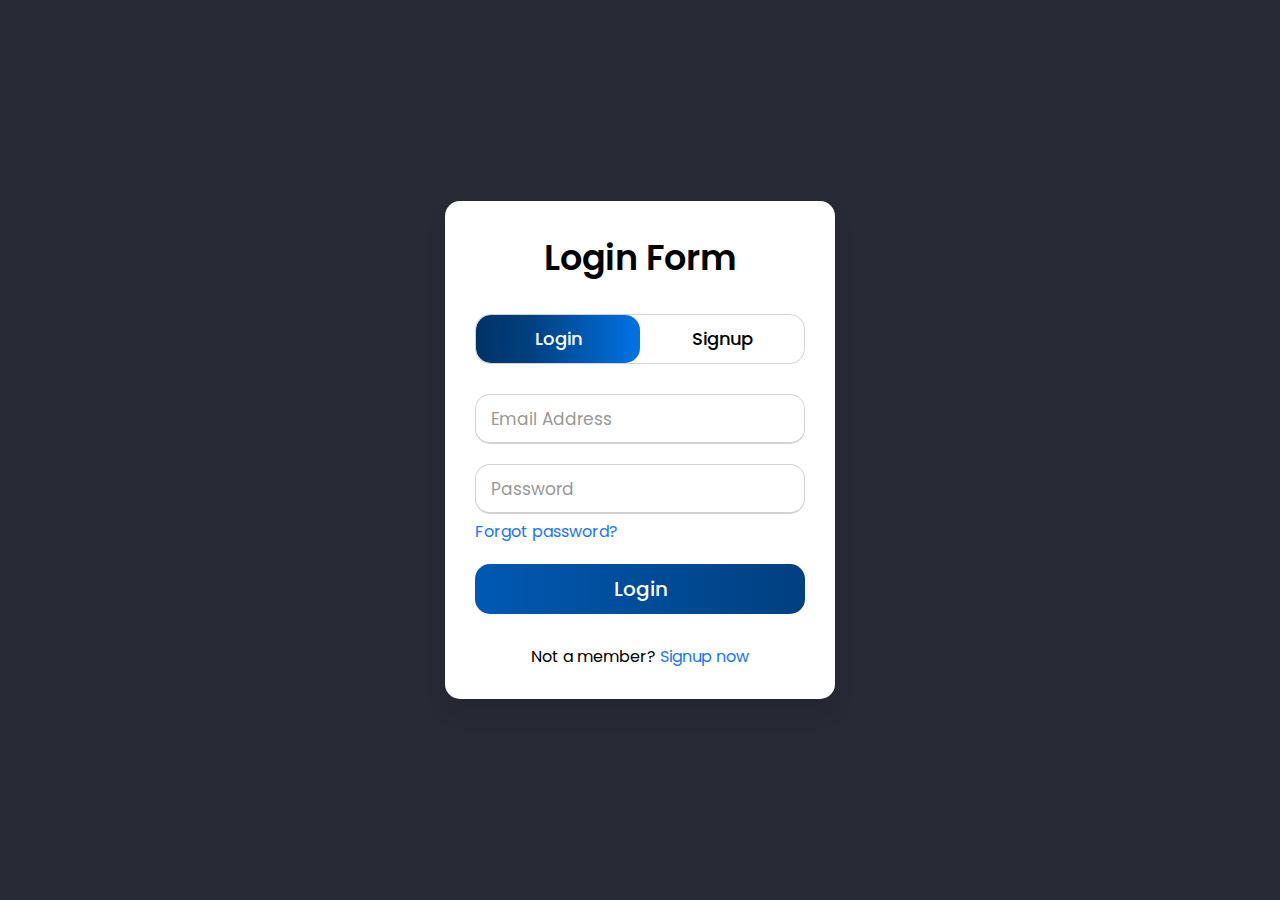
<file: login.html>
<!DOCTYPE html>
<html lang="en" >
<head>
  <meta charset="UTF-8">
  <title>Login &amp; signup form</title>
  <link rel="stylesheet" href="./login.css">

</head>
<body>
<!-- partial:index.partial.html -->
<div class="wrapper">
  <div class="title-text">
    <div class="title login">Login Form</div>
    <div class="title signup">Signup Form</div>
  </div>
  <div class="form-container">
    <div class="slide-controls">
      <input type="radio" name="slide" id="login" checked>
      <input type="radio" name="slide" id="signup">
      <label for="login" class="slide login">Login</label>
      <label for="signup" class="slide signup">Signup</label>
      <div class="slider-tab"></div>
    </div>
    <div class="form-inner">
      <form action="#" class="login">
        <div class="field">
          <input type="text" placeholder="Email Address" required>
        </div>
        <div class="field">
          <input type="password" placeholder="Password" required>
        </div>
        <div class="pass-link"><a href="#">Forgot password?</a></div>
        <div class="field btn">
          <div class="btn-layer"></div>
          <input type="submit" value="Login">
        </div>
        <div class="signup-link">Not a member? <a href="#">Signup now</a></div>
      </form>
      <form action="#" class="signup">
        <div class="field">
          <input type="text" placeholder="Email Address" required>
        </div>
        <div class="field">
          <input type="password" placeholder="Password" required>
        </div>
        <div class="field">
          <input type="password" placeholder="Confirm password" required>
        </div>
        <div class="field btn">
          <div class="btn-layer"></div>
          <input type="submit" value="Signup">
        </div>
      </form>
    </div>
  </div>
</div>
<!-- partial -->
  <script  src="./login.js"></script>

</body>
</html>
</file>
<file: login.css>
@import url("https://fonts.googleapis.com/css?family=Poppins:400,500,600,700&display=swap");
* {
  margin: 0;
  padding: 0;
  box-sizing: border-box;
  font-family: "Poppins", sans-serif;
}
html,
body {
  display: grid;
  height: 100%;
  width: 100%;
  place-items: center;
  background: #282a36;
}
::selection {
  background: #1a75ff;
  color: #fff;
}
.wrapper {
  overflow: hidden;
  max-width: 390px;
  background: #fff;
  padding: 30px;
  border-radius: 15px;
  box-shadow: 0px 15px 20px rgba(0, 0, 0, 0.1);
}
.wrapper .title-text {
  display: flex;
  width: 200%;
}
.wrapper .title {
  width: 50%;
  font-size: 35px;
  font-weight: 600;
  text-align: center;
  transition: all 0.6s cubic-bezier(0.68, -0.55, 0.265, 1.55);
}
.wrapper .slide-controls {
  position: relative;
  display: flex;
  height: 50px;
  width: 100%;
  overflow: hidden;
  margin: 30px 0 10px 0;
  justify-content: space-between;
  border: 1px solid lightgrey;
  border-radius: 15px;
}
.slide-controls .slide {
  height: 100%;
  width: 100%;
  color: #fff;
  font-size: 18px;
  font-weight: 500;
  text-align: center;
  line-height: 48px;
  cursor: pointer;
  z-index: 1;
  transition: all 0.6s ease;
}
.slide-controls label.signup {
  color: #000;
}
.slide-controls .slider-tab {
  position: absolute;
  height: 100%;
  width: 50%;
  left: 0;
  z-index: 0;
  border-radius: 15px;
  background: -webkit-linear-gradient(left, #003366, #004080, #0059b3, #0073e6);
  transition: all 0.6s cubic-bezier(0.68, -0.55, 0.265, 1.55);
}
input[type="radio"] {
  display: none;
}
#signup:checked ~ .slider-tab {
  left: 50%;
}
#signup:checked ~ label.signup {
  color: #fff;
  cursor: default;
  user-select: none;
}
#signup:checked ~ label.login {
  color: #000;
}
#login:checked ~ label.signup {
  color: #000;
}
#login:checked ~ label.login {
  cursor: default;
  user-select: none;
}
.wrapper .form-container {
  width: 100%;
  overflow: hidden;
}
.form-container .form-inner {
  display: flex;
  width: 200%;
}
.form-container .form-inner form {
  width: 50%;
  transition: all 0.6s cubic-bezier(0.68, -0.55, 0.265, 1.55);
}
.form-inner form .field {
  height: 50px;
  width: 100%;
  margin-top: 20px;
}
.form-inner form .field input {
  height: 100%;
  width: 100%;
  outline: none;
  padding-left: 15px;
  border-radius: 15px;
  border: 1px solid lightgrey;
  border-bottom-width: 2px;
  font-size: 17px;
  transition: all 0.3s ease;
}
.form-inner form .field input:focus {
  border-color: #1a75ff;
  /* box-shadow: inset 0 0 3px #fb6aae; */
}
.form-inner form .field input::placeholder {
  color: #999;
  transition: all 0.3s ease;
}
form .field input:focus::placeholder {
  color: #1a75ff;
}
.form-inner form .pass-link {
  margin-top: 5px;
}
.form-inner form .signup-link {
  text-align: center;
  margin-top: 30px;
}
.form-inner form .pass-link a,
.form-inner form .signup-link a {
  color: #1a75ff;
  text-decoration: none;
}
.form-inner form .pass-link a:hover,
.form-inner form .signup-link a:hover {
  text-decoration: underline;
}
form .btn {
  height: 50px;
  width: 100%;
  border-radius: 15px;
  position: relative;
  overflow: hidden;
}
form .btn .btn-layer {
  height: 100%;
  width: 300%;
  position: absolute;
  left: -100%;
  background: -webkit-linear-gradient(
    right,
    #003366,
    #004080,
    #0059b3,
    #0073e6
  );
  border-radius: 15px;
  transition: all 0.4s ease;
}
form .btn:hover .btn-layer {
  left: 0;
}
form .btn input[type="submit"] {
  height: 100%;
  width: 100%;
  z-index: 1;
  position: relative;
  background: none;
  border: none;
  color: #fff;
  padding-left: 0;
  border-radius: 15px;
  font-size: 20px;
  font-weight: 500;
  cursor: pointer;
}
</file>
